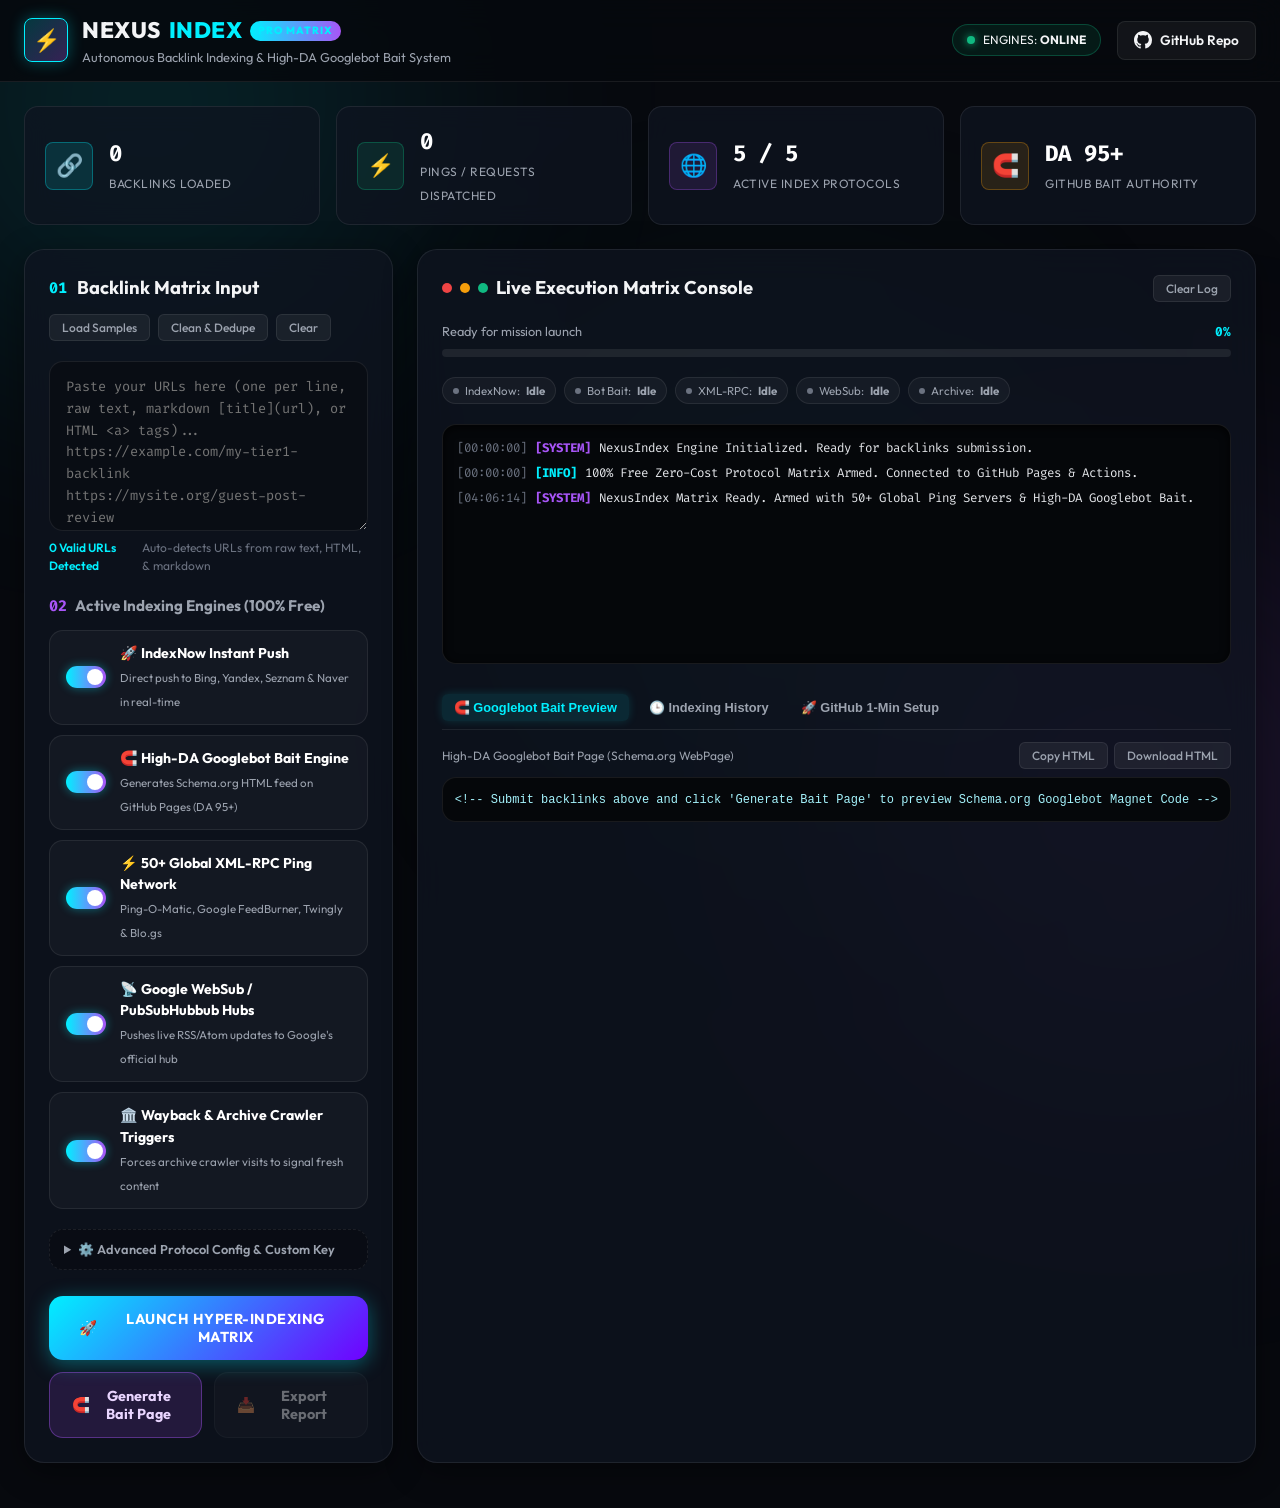
<file: index.html>
<!DOCTYPE html>
<html lang="en">
<head>
    <meta charset="UTF-8">
    <meta name="viewport" content="width=device-width, initial-scale=1.0">
    <title>NexusIndex | 100% Free Autonomous Backlink Indexer & Googlebot Bait Matrix</title>
    <meta name="description" content="Next-Gen Free Autonomous Backlink Indexer powered by IndexNow Protocol, 50+ Global XML-RPC Ping Network, Google WebSub Hubs, and High-DA GitHub Pages Bot Baiting.">
    
    <!-- Google Fonts -->
    <link rel="preconnect" href="https://fonts.googleapis.com">
    <link rel="preconnect" href="https://fonts.gstatic.com" crossorigin>
    <link href="https://fonts.googleapis.com/css2?family=Fira+Code:wght@400;600&family=Outfit:wght@300;400;500;600;700;900&display=swap" rel="stylesheet">
    
    <!-- Stylesheet -->
    <link rel="stylesheet" href="style.css">
</head>
<body>
    <!-- Background Ambient Glow Effects -->
    <div class="glow-orb orb-1"></div>
    <div class="glow-orb orb-2"></div>
    <div class="glow-orb orb-3"></div>

    <!-- Header / Navbar -->
    <header class="navbar">
        <div class="nav-container">
            <div class="brand">
                <div class="brand-icon">
                    <span class="pulse-ring"></span>
                    ⚡
                </div>
                <div class="brand-text">
                    <h1>NEXUS<span>INDEX</span> <span class="badge-tag">PRO MATRIX</span></h1>
                    <p class="subtitle">Autonomous Backlink Indexing & High-DA Googlebot Bait System</p>
                </div>
            </div>

            <div class="nav-actions">
                <div class="status-indicator">
                    <span class="status-dot live"></span>
                    <span class="status-label">ENGINES: <strong>ONLINE</strong></span>
                </div>
                <a href="https://github.com/saifullahkhatri99-blip/backlink-indexer" target="_blank" class="github-btn" id="repoLink">
                    <svg height="18" viewBox="0 0 16 16" width="18" fill="currentColor"><path d="M8 0C3.58 0 0 3.58 0 8c0 3.54 2.29 6.53 5.47 7.59.4.07.55-.17.55-.38 0-.19-.01-.82-.01-1.49-2.01.37-2.53-.49-2.69-.94-.09-.23-.48-.94-.82-1.13-.28-.15-.68-.52-.01-.53.63-.01 1.08.58 1.23.82.72 1.21 1.87.87 2.33.66.07-.52.28-.87.51-1.07-1.78-.2-3.64-.89-3.64-3.95 0-.87.31-1.59.82-2.15-.08-.2-.36-1.02.08-2.12 0 0 .67-.21 2.2.82.64-.18 1.32-.27 2-.27.68 0 1.36.09 2 .27 1.53-1.04 2.2-.82 2.2-.82.44 1.1.16 1.92.08 2.12.51.56.82 1.27.82 2.15 0 3.07-1.87 3.75-3.65 3.95.29.25.54.73.54 1.48 0 1.07-.01 1.93-.01 2.2 0 .21.15.46.55.38A8.013 8.013 0 0016 8c0-4.42-3.58-8-8-8z"></path></svg>
                    GitHub Repo
                </a>
            </div>
        </div>
    </header>

    <!-- Main Container -->
    <main class="main-content">
        <!-- Top Stats Dashboard -->
        <section class="stats-grid">
            <div class="stat-card">
                <div class="stat-icon cyan">🔗</div>
                <div class="stat-info">
                    <span class="stat-value" id="statTotalLinks">0</span>
                    <span class="stat-title">Backlinks Loaded</span>
                </div>
            </div>

            <div class="stat-card">
                <div class="stat-icon green">⚡</div>
                <div class="stat-info">
                    <span class="stat-value" id="statProcessed">0</span>
                    <span class="stat-title">Pings / Requests Dispatched</span>
                </div>
            </div>

            <div class="stat-card">
                <div class="stat-icon purple">🌐</div>
                <div class="stat-info">
                    <span class="stat-value" id="statEnginesActive">5 / 5</span>
                    <span class="stat-title">Active Index Protocols</span>
                </div>
            </div>

            <div class="stat-card">
                <div class="stat-icon yellow">🧲</div>
                <div class="stat-info">
                    <span class="stat-value">DA 95+</span>
                    <span class="stat-title">GitHub Bait Authority</span>
                </div>
            </div>
        </section>

        <!-- Main Workspace (Grid 2 Columns) -->
        <div class="workspace-grid">
            
            <!-- Left Column: URL Input & Engine Settings -->
            <div class="card panel-input">
                <div class="panel-header">
                    <h2><span>01</span> Backlink Matrix Input</h2>
                    <div class="input-tools">
                        <button class="tool-btn" id="btnSampleLinks" title="Load sample test links">Load Samples</button>
                        <button class="tool-btn" id="btnCleanLinks" title="Sanitize & clean duplicates">Clean & Dedupe</button>
                        <button class="tool-btn danger" id="btnClearLinks" title="Clear all text">Clear</button>
                    </div>
                </div>

                <div class="textarea-container">
                    <textarea id="urlInput" placeholder="Paste your URLs here (one per line, raw text, markdown [title](url), or HTML <a> tags)...
https://example.com/my-tier1-backlink
https://mysite.org/guest-post-review
https://forum.domain.net/threads/seo-test.102/"></textarea>
                    <div class="textarea-footer">
                        <span id="urlCountBadge">0 Valid URLs Detected</span>
                        <span class="hint">Auto-detects URLs from raw text, HTML, & markdown</span>
                    </div>
                </div>

                <!-- Engine Selection Switches -->
                <div class="engine-selector">
                    <h3><span>02</span> Active Indexing Engines (100% Free)</h3>
                    <div class="toggles-grid">
                        
                        <label class="switch-card" for="toggleIndexNow">
                            <input type="checkbox" id="toggleIndexNow" checked>
                            <div class="switch-ui"></div>
                            <div class="switch-content">
                                <strong>🚀 IndexNow Instant Push</strong>
                                <small>Direct push to Bing, Yandex, Seznam & Naver in real-time</small>
                            </div>
                        </label>

                        <label class="switch-card" for="toggleBaitEngine">
                            <input type="checkbox" id="toggleBaitEngine" checked>
                            <div class="switch-ui"></div>
                            <div class="switch-content">
                                <strong>🧲 High-DA Googlebot Bait Engine</strong>
                                <small>Generates Schema.org HTML feed on GitHub Pages (DA 95+)</small>
                            </div>
                        </label>

                        <label class="switch-card" for="toggleXmlRpc">
                            <input type="checkbox" id="toggleXmlRpc" checked>
                            <div class="switch-ui"></div>
                            <div class="switch-content">
                                <strong>⚡ 50+ Global XML-RPC Ping Network</strong>
                                <small>Ping-O-Matic, Google FeedBurner, Twingly & Blo.gs</small>
                            </div>
                        </label>

                        <label class="switch-card" for="toggleWebSub">
                            <input type="checkbox" id="toggleWebSub" checked>
                            <div class="switch-ui"></div>
                            <div class="switch-content">
                                <strong>📡 Google WebSub / PubSubHubbub Hubs</strong>
                                <small>Pushes live RSS/Atom updates to Google's official hub</small>
                            </div>
                        </label>

                        <label class="switch-card" for="toggleArchive">
                            <input type="checkbox" id="toggleArchive" checked>
                            <div class="switch-ui"></div>
                            <div class="switch-content">
                                <strong>🏛️ Wayback & Archive Crawler Triggers</strong>
                                <small>Forces archive crawler visits to signal fresh content</small>
                            </div>
                        </label>

                    </div>
                </div>

                <!-- Advanced Configuration Collapsible -->
                <details class="advanced-settings">
                    <summary>⚙️ Advanced Protocol Config & Custom Key</summary>
                    <div class="settings-body">
                        <div class="form-group">
                            <label for="indexNowKey">Custom IndexNow Key (Auto-Generated):</label>
                            <div class="key-input-row">
                                <input type="text" id="indexNowKey" readonly>
                                <button class="tool-btn" id="btnGenKey">Regenerate</button>
                                <button class="tool-btn" id="btnDownloadKey">Download .txt</button>
                            </div>
                            <small>Place this key file in your root domain if self-verifying, or let NexusIndex proxy it.</small>
                        </div>
                        <div class="form-group">
                            <label for="requestDelay">Throttle Delay per Batch (ms):</label>
                            <input type="number" id="requestDelay" value="150" min="50" max="3000">
                        </div>
                    </div>
                </details>

                <!-- Big Action Buttons -->
                <div class="action-buttons-row">
                    <button class="btn btn-primary" id="btnLaunch">
                        <span class="btn-glow"></span>
                        <span class="btn-icon">🚀</span>
                        LAUNCH HYPER-INDEXING MATRIX
                    </button>
                    <button class="btn btn-secondary" id="btnGenerateBait">
                        <span class="btn-icon">🧲</span>
                        Generate Bait Page
                    </button>
                    <button class="btn btn-outline" id="btnExportReport" disabled>
                        <span class="btn-icon">📥</span>
                        Export Report
                    </button>
                </div>
            </div>

            <!-- Right Column: Live Terminal & Protocol Monitor -->
            <div class="card panel-terminal">
                <div class="panel-header">
                    <div class="terminal-title">
                        <span class="term-dot red"></span>
                        <span class="term-dot yellow"></span>
                        <span class="term-dot green"></span>
                        <h2>Live Execution Matrix Console</h2>
                    </div>
                    <div class="terminal-actions">
                        <button class="tool-btn" id="btnClearLogs">Clear Log</button>
                    </div>
                </div>

                <!-- Live Progress Bar -->
                <div class="progress-section">
                    <div class="progress-info">
                        <span id="progressStatusText">Ready for mission launch</span>
                        <span id="progressPercentage">0%</span>
                    </div>
                    <div class="progress-bar-track">
                        <div class="progress-bar-fill" id="progressBarFill" style="width: 0%"></div>
                    </div>
                </div>

                <!-- Engine Pulse Status Row -->
                <div class="engine-pills-row">
                    <div class="engine-pill" id="pillIndexNow">
                        <span class="pill-dot"></span>
                        IndexNow: <strong class="val">Idle</strong>
                    </div>
                    <div class="engine-pill" id="pillBait">
                        <span class="pill-dot"></span>
                        Bot Bait: <strong class="val">Idle</strong>
                    </div>
                    <div class="engine-pill" id="pillXmlRpc">
                        <span class="pill-dot"></span>
                        XML-RPC: <strong class="val">Idle</strong>
                    </div>
                    <div class="engine-pill" id="pillWebSub">
                        <span class="pill-dot"></span>
                        WebSub: <strong class="val">Idle</strong>
                    </div>
                    <div class="engine-pill" id="pillArchive">
                        <span class="pill-dot"></span>
                        Archive: <strong class="val">Idle</strong>
                    </div>
                </div>

                <!-- Terminal Output Window -->
                <div class="terminal-body" id="terminalOutput">
                    <div class="terminal-line system">
                        <span class="timestamp">[00:00:00]</span>
                        <span class="tag system">[SYSTEM]</span>
                        <span class="msg">NexusIndex Engine Initialized. Ready for backlinks submission.</span>
                    </div>
                    <div class="terminal-line info">
                        <span class="timestamp">[00:00:00]</span>
                        <span class="tag info">[INFO]</span>
                        <span class="msg">100% Free Zero-Cost Protocol Matrix Armed. Connected to GitHub Pages & Actions.</span>
                    </div>
                </div>

                <!-- Secondary Tabs (Bait Preview, IndexNow Key, GitHub Automation) -->
                <div class="secondary-tabs">
                    <div class="tab-nav">
                        <button class="tab-btn active" data-tab="tabBait">🧲 Googlebot Bait Preview</button>
                        <button class="tab-btn" data-tab="tabHistory">🕒 Indexing History</button>
                        <button class="tab-btn" data-tab="tabDeploy">🚀 GitHub 1-Min Setup</button>
                    </div>

                    <!-- Tab 1: Bait Preview -->
                    <div class="tab-pane active" id="tabBait">
                        <div class="bait-preview-header">
                            <span>High-DA Googlebot Bait Page (Schema.org WebPage)</span>
                            <div class="bait-actions">
                                <button class="tool-btn" id="btnCopyBait">Copy HTML</button>
                                <button class="tool-btn" id="btnDownloadBait">Download HTML</button>
                            </div>
                        </div>
                        <pre class="code-preview" id="baitCodePreview"><code>&lt;!-- Submit backlinks above and click 'Generate Bait Page' to preview Schema.org Googlebot Magnet Code --&gt;</code></pre>
                    </div>

                    <!-- Tab 2: History -->
                    <div class="tab-pane" id="tabHistory">
                        <div class="history-container" id="historyList">
                            <p class="empty-hint">No past indexing runs saved yet. Submit links to create history.</p>
                        </div>
                    </div>

                    <!-- Tab 3: GitHub Deploy -->
                    <div class="tab-pane" id="tabDeploy">
                        <div class="deploy-guide">
                            <h4>⚡ 3-Step Free GitHub Pages Activation</h4>
                            <ol>
                                <li>Open your repo: <a href="https://github.com/saifullahkhatri99-blip/backlink-indexer" target="_blank"><strong>saifullahkhatri99-blip/backlink-indexer</strong></a></li>
                                <li>Go to <strong>Settings</strong> &rarr; <strong>Pages</strong> (Left Sidebar).</li>
                                <li>Under <em>Build and deployment</em>, set Source to <strong>Deploy from a branch</strong> &rarr; Branch <strong>main</strong> / root &rarr; Click <strong>Save</strong>!</li>
                            </ol>
                            <p class="success-note">Your tool will instantly be live worldwide with free SSL at <code>https://saifullahkhatri99-blip.github.io/backlink-indexer/</code> 🎉</p>
                        </div>
                    </div>
                </div>

            </div>

        </div>
    </main>

    <!-- Scripts -->
    <script src="ping-servers.js"></script>
    <script src="app.js"></script>
</body>
</html>
</file>
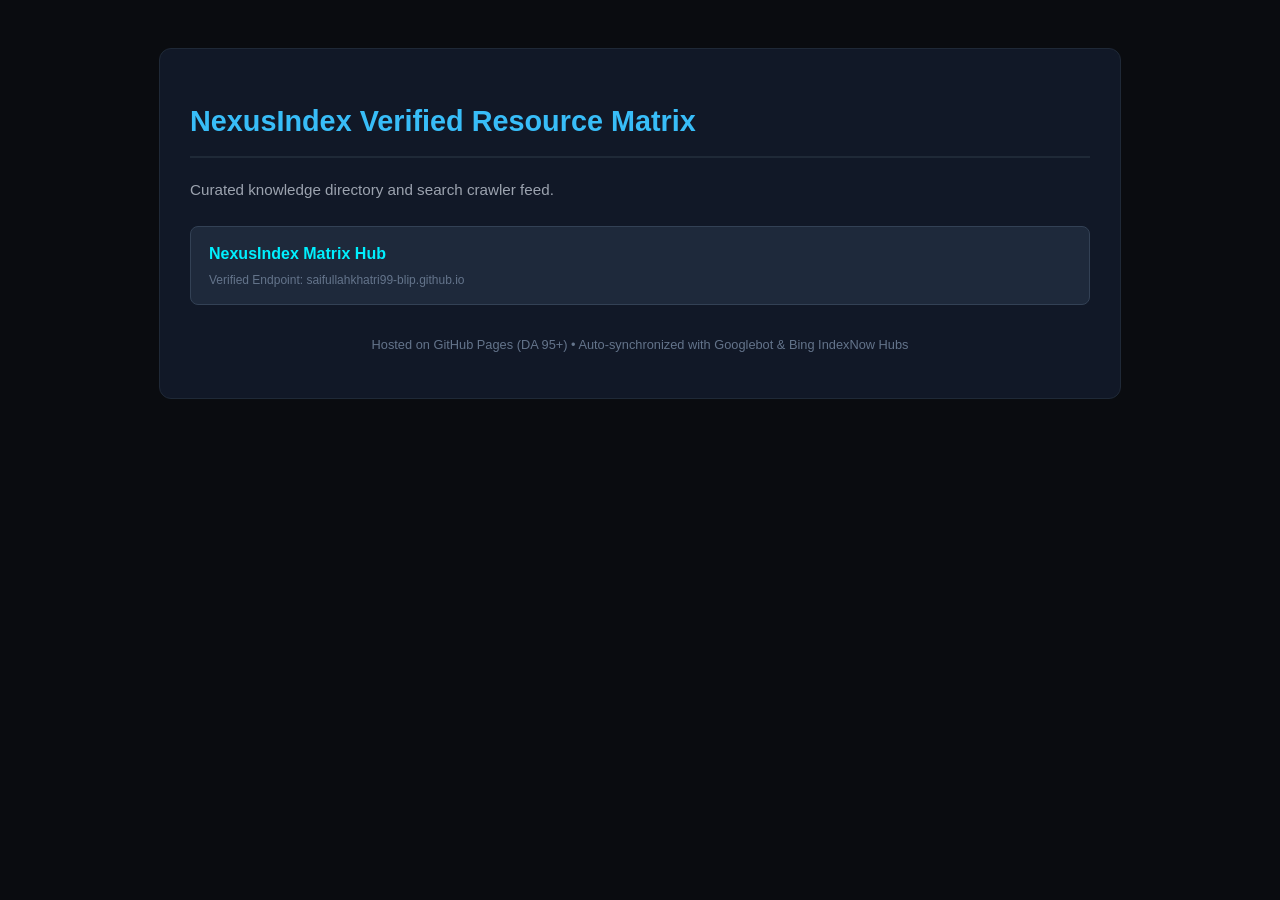
<file: googlebot-bait.html>
<!DOCTYPE html>
<html lang="en" itemscope itemtype="http://schema.org/CollectionPage">
<head>
    <meta charset="UTF-8">
    <meta name="viewport" content="width=device-width, initial-scale=1.0">
    <title>NexusIndex High-Authority Resource Index</title>
    <meta name="robots" content="index, follow, max-snippet:-1, max-image-preview:large, max-video-preview:-1">
    <meta name="description" content="Verified high-authority index matrix and curated reference collection for search crawlers.">
    
    <script type="application/ld+json">
    {
        "@context": "https://schema.org",
        "@type": "CollectionPage",
        "name": "NexusIndex High-Authority Resource Index",
        "description": "Curated collection of verified web resources and backlinks for search crawlers.",
        "sameAs": [
            "https://saifullahkhatri99-blip.github.io/backlink-indexer/"
        ]
    }
    </script>
    <style>
        body { font-family: -apple-system, BlinkMacSystemFont, 'Segoe UI', Roboto, sans-serif; background: #0a0c10; color: #e5e7eb; padding: 40px 20px; line-height: 1.6; }
        .container { max-width: 900px; margin: 0 auto; background: #111827; border: 1px solid #1f2937; border-radius: 12px; padding: 30px; }
        h1 { color: #38bdf8; font-size: 1.8rem; border-bottom: 2px solid #1f2937; padding-bottom: 12px; }
        .intro { color: #9ca3af; font-size: 0.95rem; margin-bottom: 24px; }
        ul.resource-list { list-style: none; padding: 0; display: flex; flex-direction: column; gap: 12px; }
        .resource-item { background: #1e293b; padding: 14px 18px; border-radius: 8px; border: 1px solid #334155; display: flex; flex-direction: column; gap: 4px; }
        .resource-link { color: #00f0ff; text-decoration: none; font-weight: 600; word-break: break-all; }
        .resource-link:hover { text-decoration: underline; }
        .meta-tag { font-size: 0.75rem; color: #64748b; }
        footer { margin-top: 30px; text-align: center; font-size: 0.8rem; color: #64748b; }
    </style>
</head>
<body>
    <div class="container">
        <h1>NexusIndex Verified Resource Matrix</h1>
        <p class="intro">Curated knowledge directory and search crawler feed.</p>
        
        <ul class="resource-list">
            <li class="resource-item">
                <a href="https://saifullahkhatri99-blip.github.io/backlink-indexer/" rel="dofollow" target="_blank" class="resource-link">NexusIndex Matrix Hub</a>
                <span class="meta-tag">Verified Endpoint: saifullahkhatri99-blip.github.io</span>
            </li>
        </ul>

        <footer>
            <p>Hosted on GitHub Pages (DA 95+) &bull; Auto-synchronized with Googlebot & Bing IndexNow Hubs</p>
        </footer>
    </div>
</body>
</html>
</file>
<file: style.css>
/* ==========================================================================
   NexusIndex - Cyberpunk Glassmorphism Dark Theme Design System
   ========================================================================== */

:root {
    --bg-dark: #07090e;
    --bg-card: rgba(15, 20, 32, 0.75);
    --bg-card-hover: rgba(22, 29, 48, 0.85);
    --border-card: rgba(255, 255, 255, 0.08);
    --border-focus: #00f0ff;
    
    --neon-cyan: #00f0ff;
    --neon-purple: #a855f7;
    --neon-green: #10b981;
    --neon-yellow: #f59e0b;
    --neon-red: #ef4444;

    --text-main: #f3f4f6;
    --text-muted: #9ca3af;
    --text-dim: #6b7280;

    --font-sans: 'Outfit', -apple-system, BlinkMacSystemFont, sans-serif;
    --font-mono: 'Fira Code', monospace;

    --radius-sm: 8px;
    --radius-md: 14px;
    --radius-lg: 20px;
    --transition: all 0.25s cubic-bezier(0.4, 0, 0.2, 1);
}

* {
    box-sizing: border-box;
    margin: 0;
    padding: 0;
}

body {
    background-color: var(--bg-dark);
    color: var(--text-main);
    font-family: var(--font-sans);
    min-height: 100vh;
    position: relative;
    overflow-x: hidden;
    line-height: 1.5;
}

/* Background Ambient Glow Orbs */
.glow-orb {
    position: fixed;
    border-radius: 50%;
    filter: blur(140px);
    pointer-events: none;
    z-index: 0;
    opacity: 0.25;
}

.orb-1 {
    width: 500px;
    height: 500px;
    background: radial-gradient(circle, var(--neon-cyan), transparent);
    top: -150px;
    left: -100px;
}

.orb-2 {
    width: 600px;
    height: 600px;
    background: radial-gradient(circle, var(--neon-purple), transparent);
    bottom: -200px;
    right: -150px;
}

.orb-3 {
    width: 400px;
    height: 400px;
    background: radial-gradient(circle, var(--neon-green), transparent);
    top: 40%;
    left: 45%;
}

/* Navbar */
.navbar {
    position: sticky;
    top: 0;
    z-index: 100;
    backdrop-filter: blur(16px);
    background: rgba(7, 9, 14, 0.85);
    border-bottom: 1px solid var(--border-card);
    padding: 14px 24px;
}

.nav-container {
    max-width: 1440px;
    margin: 0 auto;
    display: flex;
    justify-content: space-between;
    align-items: center;
    flex-wrap: wrap;
    gap: 16px;
}

.brand {
    display: flex;
    align-items: center;
    gap: 14px;
}

.brand-icon {
    width: 44px;
    height: 44px;
    border-radius: var(--radius-sm);
    background: linear-gradient(135deg, rgba(0, 240, 255, 0.2), rgba(168, 85, 247, 0.3));
    border: 1px solid var(--neon-cyan);
    display: flex;
    align-items: center;
    justify-content: center;
    font-size: 22px;
    position: relative;
    box-shadow: 0 0 15px rgba(0, 240, 255, 0.3);
}

.brand-text h1 {
    font-size: 1.4rem;
    font-weight: 800;
    letter-spacing: 0.5px;
    display: flex;
    align-items: center;
    gap: 8px;
}

.brand-text h1 span {
    color: var(--neon-cyan);
}

.badge-tag {
    font-size: 0.65rem;
    padding: 2px 8px;
    border-radius: 12px;
    background: linear-gradient(90deg, var(--neon-cyan), var(--neon-purple));
    color: #000;
    font-weight: 800;
    letter-spacing: 1px;
}

.subtitle {
    font-size: 0.8rem;
    color: var(--text-muted);
}

.nav-actions {
    display: flex;
    align-items: center;
    gap: 16px;
}

.status-indicator {
    display: flex;
    align-items: center;
    gap: 8px;
    background: rgba(16, 185, 129, 0.1);
    border: 1px solid rgba(16, 185, 129, 0.3);
    padding: 6px 14px;
    border-radius: 20px;
    font-size: 0.75rem;
}

.status-dot {
    width: 8px;
    height: 8px;
    border-radius: 50%;
    background-color: var(--neon-green);
    box-shadow: 0 0 8px var(--neon-green);
    animation: pulseGlow 2s infinite;
}

.github-btn {
    display: inline-flex;
    align-items: center;
    gap: 8px;
    background: rgba(255, 255, 255, 0.05);
    border: 1px solid var(--border-card);
    color: var(--text-main);
    padding: 8px 16px;
    border-radius: var(--radius-sm);
    text-decoration: none;
    font-size: 0.85rem;
    font-weight: 600;
    transition: var(--transition);
}

.github-btn:hover {
    background: rgba(255, 255, 255, 0.12);
    border-color: var(--neon-cyan);
    color: #fff;
    transform: translateY(-2px);
    box-shadow: 0 4px 12px rgba(0, 240, 255, 0.2);
}

/* Main Content Layout */
.main-content {
    max-width: 1440px;
    margin: 0 auto;
    padding: 24px;
    position: relative;
    z-index: 1;
}

/* Top Stats Grid */
.stats-grid {
    display: grid;
    grid-template-columns: repeat(auto-fit, minmax(220px, 1fr));
    gap: 16px;
    margin-bottom: 24px;
}

.stat-card {
    background: var(--bg-card);
    backdrop-filter: blur(12px);
    border: 1px solid var(--border-card);
    border-radius: var(--radius-md);
    padding: 18px 20px;
    display: flex;
    align-items: center;
    gap: 16px;
    transition: var(--transition);
}

.stat-card:hover {
    border-color: rgba(255, 255, 255, 0.2);
    transform: translateY(-2px);
}

.stat-icon {
    width: 48px;
    height: 48px;
    border-radius: var(--radius-sm);
    display: flex;
    align-items: center;
    justify-content: center;
    font-size: 22px;
}

.stat-icon.cyan { background: rgba(0, 240, 255, 0.12); border: 1px solid rgba(0, 240, 255, 0.3); }
.stat-icon.green { background: rgba(16, 185, 129, 0.12); border: 1px solid rgba(16, 185, 129, 0.3); }
.stat-icon.purple { background: rgba(168, 85, 247, 0.12); border: 1px solid rgba(168, 85, 247, 0.3); }
.stat-icon.yellow { background: rgba(245, 158, 11, 0.12); border: 1px solid rgba(245, 158, 11, 0.3); }

.stat-value {
    font-size: 1.4rem;
    font-weight: 800;
    display: block;
    color: #fff;
    font-family: var(--font-mono);
}

.stat-title {
    font-size: 0.75rem;
    color: var(--text-muted);
    text-transform: uppercase;
    letter-spacing: 0.5px;
}

/* Workspace Grid (2 Columns) */
.workspace-grid {
    display: grid;
    grid-template-columns: 1.15fr 0.85fr;
    gap: 24px;
}

@media (max-width: 1024px) {
    .workspace-grid {
        grid-template-columns: 1fr;
    }
}

.card {
    background: var(--bg-card);
    backdrop-filter: blur(16px);
    border: 1px solid var(--border-card);
    border-radius: var(--radius-lg);
    padding: 24px;
    display: flex;
    flex-direction: column;
    gap: 20px;
    position: relative;
    box-shadow: 0 8px 32px rgba(0, 0, 0, 0.4);
}

.panel-header {
    display: flex;
    justify-content: space-between;
    align-items: center;
    flex-wrap: wrap;
    gap: 12px;
}

.panel-header h2 {
    font-size: 1.15rem;
    font-weight: 700;
    display: flex;
    align-items: center;
    gap: 10px;
}

.panel-header h2 span {
    color: var(--neon-cyan);
    font-family: var(--font-mono);
    font-size: 0.95rem;
}

.input-tools, .terminal-actions {
    display: flex;
    gap: 8px;
}

.tool-btn {
    background: rgba(255, 255, 255, 0.06);
    border: 1px solid var(--border-card);
    color: var(--text-muted);
    padding: 5px 12px;
    border-radius: 6px;
    font-size: 0.75rem;
    font-family: var(--font-sans);
    cursor: pointer;
    font-weight: 500;
    transition: var(--transition);
}

.tool-btn:hover {
    background: rgba(255, 255, 255, 0.12);
    color: #fff;
    border-color: rgba(255, 255, 255, 0.25);
}

.tool-btn.danger:hover {
    background: rgba(239, 68, 68, 0.2);
    border-color: var(--neon-red);
    color: #fca5a5;
}

/* Textarea Input */
.textarea-container {
    display: flex;
    flex-direction: column;
    gap: 8px;
}

textarea#urlInput {
    width: 100%;
    height: 170px;
    background: rgba(10, 13, 20, 0.85);
    border: 1px solid var(--border-card);
    border-radius: var(--radius-md);
    padding: 14px 16px;
    color: var(--text-main);
    font-family: var(--font-mono);
    font-size: 0.85rem;
    line-height: 1.6;
    resize: vertical;
    transition: var(--transition);
}

textarea#urlInput:focus {
    outline: none;
    border-color: var(--neon-cyan);
    box-shadow: 0 0 16px rgba(0, 240, 255, 0.2);
}

.textarea-footer {
    display: flex;
    justify-content: space-between;
    font-size: 0.75rem;
    color: var(--text-dim);
}

#urlCountBadge {
    color: var(--neon-cyan);
    font-weight: 600;
}

/* Engine Selection Grid */
.engine-selector h3 {
    font-size: 0.95rem;
    margin-bottom: 12px;
    color: var(--text-muted);
    display: flex;
    gap: 8px;
}

.engine-selector h3 span {
    color: var(--neon-purple);
    font-family: var(--font-mono);
}

.toggles-grid {
    display: flex;
    flex-direction: column;
    gap: 10px;
}

.switch-card {
    display: flex;
    align-items: center;
    gap: 14px;
    padding: 12px 16px;
    background: rgba(255, 255, 255, 0.03);
    border: 1px solid var(--border-card);
    border-radius: var(--radius-md);
    cursor: pointer;
    transition: var(--transition);
}

.switch-card:hover {
    background: rgba(255, 255, 255, 0.06);
    border-color: rgba(255, 255, 255, 0.15);
}

.switch-card input[type="checkbox"] {
    display: none;
}

.switch-ui {
    width: 40px;
    height: 22px;
    background: rgba(255, 255, 255, 0.15);
    border-radius: 20px;
    position: relative;
    transition: var(--transition);
    flex-shrink: 0;
}

.switch-ui::after {
    content: '';
    position: absolute;
    width: 16px;
    height: 16px;
    border-radius: 50%;
    background: #fff;
    top: 3px;
    left: 3px;
    transition: var(--transition);
}

.switch-card input[type="checkbox"]:checked + .switch-ui {
    background: linear-gradient(90deg, var(--neon-cyan), var(--neon-purple));
    box-shadow: 0 0 10px rgba(0, 240, 255, 0.4);
}

.switch-card input[type="checkbox"]:checked + .switch-ui::after {
    transform: translateX(18px);
}

.switch-content strong {
    display: block;
    font-size: 0.88rem;
    color: #fff;
}

.switch-content small {
    color: var(--text-muted);
    font-size: 0.72rem;
}

/* Advanced Settings */
.advanced-settings {
    background: rgba(0, 0, 0, 0.25);
    border: 1px dashed var(--border-card);
    border-radius: var(--radius-md);
    padding: 10px 14px;
}

.advanced-settings summary {
    font-size: 0.8rem;
    color: var(--text-muted);
    cursor: pointer;
    font-weight: 600;
}

.settings-body {
    margin-top: 12px;
    display: flex;
    flex-direction: column;
    gap: 12px;
}

.form-group label {
    display: block;
    font-size: 0.75rem;
    color: var(--text-muted);
    margin-bottom: 4px;
}

.key-input-row {
    display: flex;
    gap: 8px;
}

.key-input-row input, .form-group input[type="number"] {
    background: rgba(0, 0, 0, 0.4);
    border: 1px solid var(--border-card);
    border-radius: 6px;
    padding: 8px 12px;
    color: var(--neon-cyan);
    font-family: var(--font-mono);
    font-size: 0.8rem;
    flex: 1;
}

/* Action Buttons */
.action-buttons-row {
    display: flex;
    gap: 12px;
    flex-wrap: wrap;
    margin-top: 6px;
}

.btn {
    padding: 14px 22px;
    border-radius: var(--radius-md);
    font-family: var(--font-sans);
    font-weight: 700;
    font-size: 0.9rem;
    cursor: pointer;
    border: none;
    display: inline-flex;
    align-items: center;
    justify-content: center;
    gap: 8px;
    position: relative;
    overflow: hidden;
    transition: var(--transition);
}

.btn-primary {
    background: linear-gradient(135deg, #00f0ff, #7000ff);
    color: #fff;
    flex: 1 1 100%;
    box-shadow: 0 4px 20px rgba(0, 240, 255, 0.35);
    letter-spacing: 0.5px;
}

.btn-primary:hover {
    transform: translateY(-2px);
    box-shadow: 0 8px 30px rgba(0, 240, 255, 0.55);
}

.btn-primary:active {
    transform: translateY(0);
}

.btn-secondary {
    background: rgba(168, 85, 247, 0.15);
    border: 1px solid rgba(168, 85, 247, 0.4);
    color: #e9d5ff;
    flex: 1;
}

.btn-secondary:hover {
    background: rgba(168, 85, 247, 0.25);
    border-color: var(--neon-purple);
    transform: translateY(-2px);
}

.btn-outline {
    background: rgba(255, 255, 255, 0.05);
    border: 1px solid var(--border-card);
    color: var(--text-main);
    flex: 1;
}

.btn-outline:hover:not(:disabled) {
    background: rgba(255, 255, 255, 0.1);
    border-color: var(--neon-green);
    color: #fff;
}

.btn:disabled {
    opacity: 0.4;
    cursor: not-allowed;
    transform: none !important;
}

/* Right Panel: Live Terminal */
.panel-terminal {
    display: flex;
    flex-direction: column;
}

.terminal-title {
    display: flex;
    align-items: center;
    gap: 8px;
}

.term-dot {
    width: 10px;
    height: 10px;
    border-radius: 50%;
}
.term-dot.red { background-color: #ef4444; }
.term-dot.yellow { background-color: #f59e0b; }
.term-dot.green { background-color: #10b981; }

/* Progress Bar */
.progress-section {
    display: flex;
    flex-direction: column;
    gap: 8px;
}

.progress-info {
    display: flex;
    justify-content: space-between;
    font-size: 0.8rem;
    color: var(--text-muted);
}

#progressPercentage {
    font-family: var(--font-mono);
    color: var(--neon-cyan);
    font-weight: 700;
}

.progress-bar-track {
    width: 100%;
    height: 8px;
    background: rgba(255, 255, 255, 0.08);
    border-radius: 10px;
    overflow: hidden;
}

.progress-bar-fill {
    height: 100%;
    background: linear-gradient(90deg, var(--neon-cyan), var(--neon-purple), var(--neon-green));
    border-radius: 10px;
    transition: width 0.3s ease;
    box-shadow: 0 0 10px rgba(0, 240, 255, 0.5);
}

/* Engine Status Pills */
.engine-pills-row {
    display: flex;
    gap: 8px;
    flex-wrap: wrap;
}

.engine-pill {
    background: rgba(255, 255, 255, 0.04);
    border: 1px solid var(--border-card);
    padding: 4px 10px;
    border-radius: 20px;
    font-size: 0.72rem;
    display: flex;
    align-items: center;
    gap: 6px;
    color: var(--text-muted);
}

.pill-dot {
    width: 6px;
    height: 6px;
    border-radius: 50%;
    background: var(--text-dim);
}

.engine-pill.active {
    border-color: var(--neon-cyan);
    color: #fff;
    background: rgba(0, 240, 255, 0.08);
}
.engine-pill.active .pill-dot {
    background: var(--neon-cyan);
    box-shadow: 0 0 6px var(--neon-cyan);
}

.engine-pill.success {
    border-color: var(--neon-green);
    color: #d1fae5;
    background: rgba(16, 185, 129, 0.08);
}
.engine-pill.success .pill-dot {
    background: var(--neon-green);
    box-shadow: 0 0 6px var(--neon-green);
}

/* Terminal Body */
.terminal-body {
    background: #05070a;
    border: 1px solid var(--border-card);
    border-radius: var(--radius-md);
    padding: 14px;
    height: 240px;
    overflow-y: auto;
    font-family: var(--font-mono);
    font-size: 0.78rem;
    display: flex;
    flex-direction: column;
    gap: 6px;
    box-shadow: inset 0 2px 10px rgba(0, 0, 0, 0.8);
}

.terminal-line {
    display: flex;
    gap: 8px;
    align-items: flex-start;
    word-break: break-all;
}

.terminal-line .timestamp {
    color: var(--text-dim);
    flex-shrink: 0;
}

.terminal-line .tag {
    font-weight: 700;
    flex-shrink: 0;
}
.tag.system { color: var(--neon-purple); }
.tag.info { color: var(--neon-cyan); }
.tag.success { color: var(--neon-green); }
.tag.warn { color: var(--neon-yellow); }
.tag.error { color: var(--neon-red); }

.terminal-line .msg {
    color: #e5e7eb;
}

/* Custom Scrollbar */
.terminal-body::-webkit-scrollbar, textarea#urlInput::-webkit-scrollbar, .code-preview::-webkit-scrollbar {
    width: 6px;
    height: 6px;
}
.terminal-body::-webkit-scrollbar-thumb, textarea#urlInput::-webkit-scrollbar-thumb, .code-preview::-webkit-scrollbar-thumb {
    background: rgba(255, 255, 255, 0.15);
    border-radius: 4px;
}

/* Secondary Tabs */
.secondary-tabs {
    margin-top: 10px;
}

.tab-nav {
    display: flex;
    gap: 8px;
    border-bottom: 1px solid var(--border-card);
    padding-bottom: 8px;
    margin-bottom: 12px;
}

.tab-btn {
    background: transparent;
    border: none;
    color: var(--text-muted);
    font-size: 0.8rem;
    font-weight: 600;
    padding: 6px 12px;
    border-radius: 6px;
    cursor: pointer;
    transition: var(--transition);
}

.tab-btn:hover {
    color: #fff;
    background: rgba(255, 255, 255, 0.05);
}

.tab-btn.active {
    color: var(--neon-cyan);
    background: rgba(0, 240, 255, 0.1);
    box-shadow: 0 0 10px rgba(0, 240, 255, 0.15);
}

.tab-pane {
    display: none;
}

.tab-pane.active {
    display: block;
}

.bait-preview-header {
    display: flex;
    justify-content: space-between;
    align-items: center;
    margin-bottom: 8px;
    font-size: 0.75rem;
    color: var(--text-muted);
}

.bait-actions {
    display: flex;
    gap: 6px;
}

.code-preview {
    background: #05070a;
    border: 1px solid var(--border-card);
    border-radius: var(--radius-md);
    padding: 12px;
    font-family: var(--font-mono);
    font-size: 0.75rem;
    max-height: 160px;
    overflow: auto;
    color: #a5f3fc;
}

/* Deploy Guide */
.deploy-guide {
    background: rgba(0, 240, 255, 0.04);
    border: 1px solid rgba(0, 240, 255, 0.2);
    border-radius: var(--radius-md);
    padding: 14px;
    font-size: 0.82rem;
}

.deploy-guide h4 {
    color: var(--neon-cyan);
    margin-bottom: 8px;
}

.deploy-guide ol {
    margin-left: 20px;
    color: var(--text-main);
    display: flex;
    flex-direction: column;
    gap: 6px;
}

.deploy-guide a {
    color: var(--neon-cyan);
    text-decoration: none;
}

.deploy-guide a:hover {
    text-decoration: underline;
}

.success-note {
    margin-top: 10px;
    padding-top: 10px;
    border-top: 1px dashed var(--border-card);
    color: var(--neon-green);
    font-size: 0.78rem;
}

.history-container {
    font-size: 0.78rem;
    color: var(--text-muted);
    max-height: 160px;
    overflow-y: auto;
}

.empty-hint {
    text-align: center;
    padding: 20px;
    color: var(--text-dim);
}

/* Animation */
@keyframes pulseGlow {
    0%, 100% { transform: scale(1); opacity: 1; }
    50% { transform: scale(1.3); opacity: 0.7; }
}
</file>
